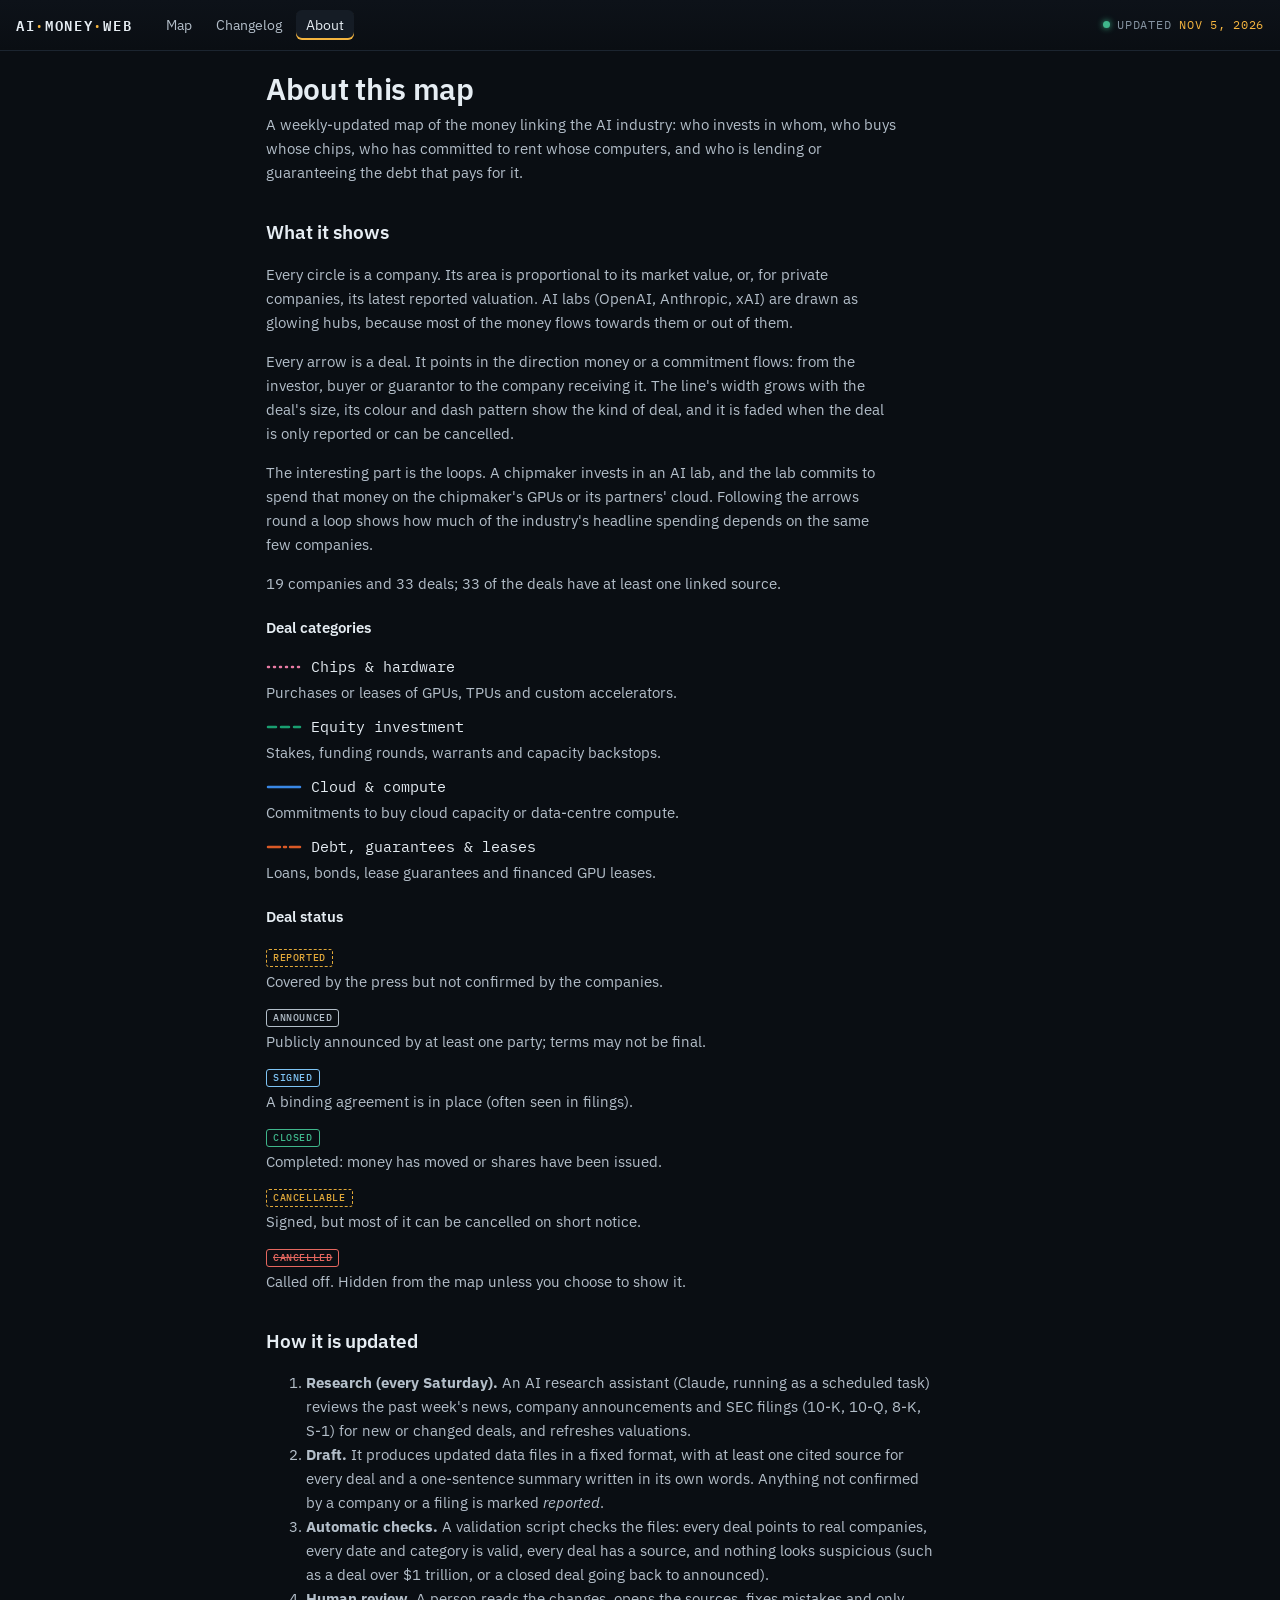
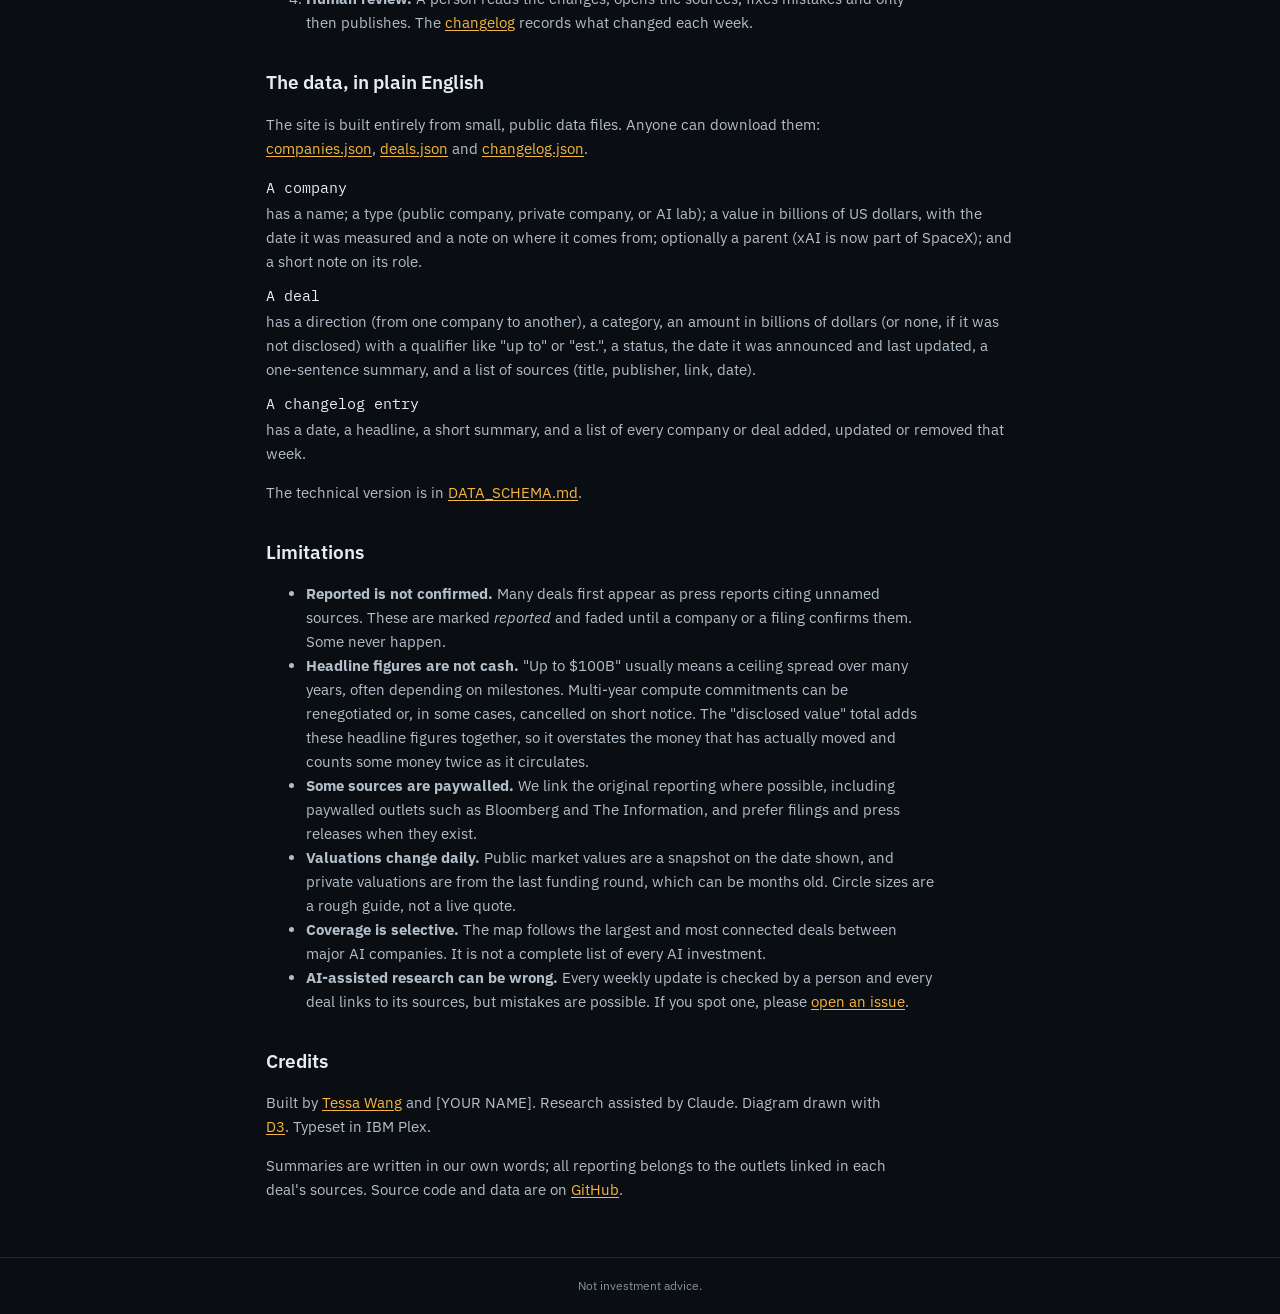
<file: about.html>
<!doctype html>
<html lang="en">
<head>
  <meta charset="utf-8">
  <meta name="viewport" content="width=device-width, initial-scale=1">
  <title>About · AI Money Web</title>
  <meta name="description" content="What the AI Money Web shows, how it is researched and reviewed every week, and what its limits are.">
  <meta name="theme-color" content="#0a0e13">
  <link rel="icon" href="data:image/svg+xml,%3Csvg xmlns='http://www.w3.org/2000/svg' viewBox='0 0 32 32'%3E%3Crect width='32' height='32' rx='6' fill='%230a0e13'/%3E%3Ccircle cx='10' cy='11' r='4' fill='none' stroke='%23f5b53f' stroke-width='2'/%3E%3Ccircle cx='22' cy='10' r='3' fill='none' stroke='%239d93ee' stroke-width='2'/%3E%3Ccircle cx='16' cy='23' r='5' fill='none' stroke='%233987e5' stroke-width='2'/%3E%3Cpath d='M13 13l3 5M19 12l-2 6M14 11h5' stroke='%238593a1' stroke-width='1.2'/%3E%3C/svg%3E">
  <link rel="preconnect" href="https://fonts.googleapis.com">
  <link rel="preconnect" href="https://fonts.gstatic.com" crossorigin>
  <link rel="stylesheet" href="https://fonts.googleapis.com/css2?family=IBM+Plex+Mono:wght@400;500;600&family=IBM+Plex+Sans:wght@400;600&display=swap">
  <link rel="stylesheet" href="assets/style.css">
  <script type="module" src="assets/js/about.js"></script>
</head>
<body>
  <a class="skip-link" href="#main">Skip to content</a>

  <header class="site-header">
    <a class="brand" href="./">AI<span>·</span>MONEY<span>·</span>WEB</a>
    <nav class="site-nav" aria-label="Main">
      <a href="./">Map</a>
      <a href="changelog.html">Changelog</a>
      <a href="about.html" aria-current="page">About</a>
    </nav>
    <p class="updated">Updated <time data-last-updated>…</time></p>
  </header>

  <main id="main" class="page-narrow prose">
    <h1>About this map</h1>
    <p class="dek">A weekly-updated map of the money linking the AI industry: who invests in whom, who buys whose chips, who has committed to rent whose computers, and who is lending or guaranteeing the debt that pays for it.</p>

    <h2 id="what">What it shows</h2>
    <p>Every circle is a company. Its area is proportional to its market value, or, for private companies, its latest reported valuation. AI labs (OpenAI, Anthropic, xAI) are drawn as glowing hubs, because most of the money flows towards them or out of them.</p>
    <p>Every arrow is a deal. It points in the direction money or a commitment flows: from the investor, buyer or guarantor to the company receiving it. The line's width grows with the deal's size, its colour and dash pattern show the kind of deal, and it is faded when the deal is only reported or can be cancelled.</p>
    <p>The interesting part is the loops. A chipmaker invests in an AI lab, and the lab commits to spend that money on the chipmaker's GPUs or its partners' cloud. Following the arrows round a loop shows how much of the industry's headline spending depends on the same few companies.</p>
    <p id="about-counts" class="muted"></p>

    <h3>Deal categories</h3>
    <dl id="about-categories"></dl>

    <h3>Deal status</h3>
    <dl id="about-statuses"></dl>

    <h2 id="process">How it is updated</h2>
    <ol>
      <li><strong>Research (every Saturday).</strong> An AI research assistant (Claude, running as a scheduled task) reviews the past week's news, company announcements and SEC filings (10-K, 10-Q, 8-K, S-1) for new or changed deals, and refreshes valuations.</li>
      <li><strong>Draft.</strong> It produces updated data files in a fixed format, with at least one cited source for every deal and a one-sentence summary written in its own words. Anything not confirmed by a company or a filing is marked <em>reported</em>.</li>
      <li><strong>Automatic checks.</strong> A validation script checks the files: every deal points to real companies, every date and category is valid, every deal has a source, and nothing looks suspicious (such as a deal over $1 trillion, or a closed deal going back to announced).</li>
      <li><strong>Human review.</strong> A person reads the changes, opens the sources, fixes mistakes and only then publishes. The <a href="changelog.html">changelog</a> records what changed each week.</li>
    </ol>

    <h2 id="data">The data, in plain English</h2>
    <p>The site is built entirely from small, public data files. Anyone can download them: <a href="data/companies.json">companies.json</a>, <a href="data/deals.json">deals.json</a> and <a href="data/changelog.json">changelog.json</a>.</p>
    <dl>
      <dt>A company</dt>
      <dd>has a name; a type (public company, private company, or AI lab); a value in billions of US dollars, with the date it was measured and a note on where it comes from; optionally a parent (xAI is now part of SpaceX); and a short note on its role.</dd>
      <dt>A deal</dt>
      <dd>has a direction (from one company to another), a category, an amount in billions of dollars (or none, if it was not disclosed) with a qualifier like "up to" or "est.", a status, the date it was announced and last updated, a one-sentence summary, and a list of sources (title, publisher, link, date).</dd>
      <dt>A changelog entry</dt>
      <dd>has a date, a headline, a short summary, and a list of every company or deal added, updated or removed that week.</dd>
    </dl>
    <p>The technical version is in <a href="https://github.com/tessa-wang/ai-debt/blob/main/docs/DATA_SCHEMA.md">DATA_SCHEMA.md</a>.</p>

    <h2 id="limitations">Limitations</h2>
    <ul>
      <li><strong>Reported is not confirmed.</strong> Many deals first appear as press reports citing unnamed sources. These are marked <em>reported</em> and faded until a company or a filing confirms them. Some never happen.</li>
      <li><strong>Headline figures are not cash.</strong> "Up to $100B" usually means a ceiling spread over many years, often depending on milestones. Multi-year compute commitments can be renegotiated or, in some cases, cancelled on short notice. The "disclosed value" total adds these headline figures together, so it overstates the money that has actually moved and counts some money twice as it circulates.</li>
      <li><strong>Some sources are paywalled.</strong> We link the original reporting where possible, including paywalled outlets such as Bloomberg and The Information, and prefer filings and press releases when they exist.</li>
      <li><strong>Valuations change daily.</strong> Public market values are a snapshot on the date shown, and private valuations are from the last funding round, which can be months old. Circle sizes are a rough guide, not a live quote.</li>
      <li><strong>Coverage is selective.</strong> The map follows the largest and most connected deals between major AI companies. It is not a complete list of every AI investment.</li>
      <li><strong>AI-assisted research can be wrong.</strong> Every weekly update is checked by a person and every deal links to its sources, but mistakes are possible. If you spot one, please <a href="https://github.com/tessa-wang/ai-debt/issues">open an issue</a>.</li>
    </ul>

    <h2 id="credits">Credits</h2>
    <p>Built by <a href="https://github.com/tessa-wang">Tessa Wang</a> and [YOUR NAME]. Research assisted by Claude. Diagram drawn with <a href="https://d3js.org/">D3</a>. Typeset in IBM Plex.</p>
    <p>Summaries are written in our own words; all reporting belongs to the outlets linked in each deal's sources. Source code and data are on <a href="https://github.com/tessa-wang/ai-debt">GitHub</a>.</p>
  </main>

  <footer class="site-footer">
    <p>Not investment advice.</p>
  </footer>
</body>
</html>
</file>
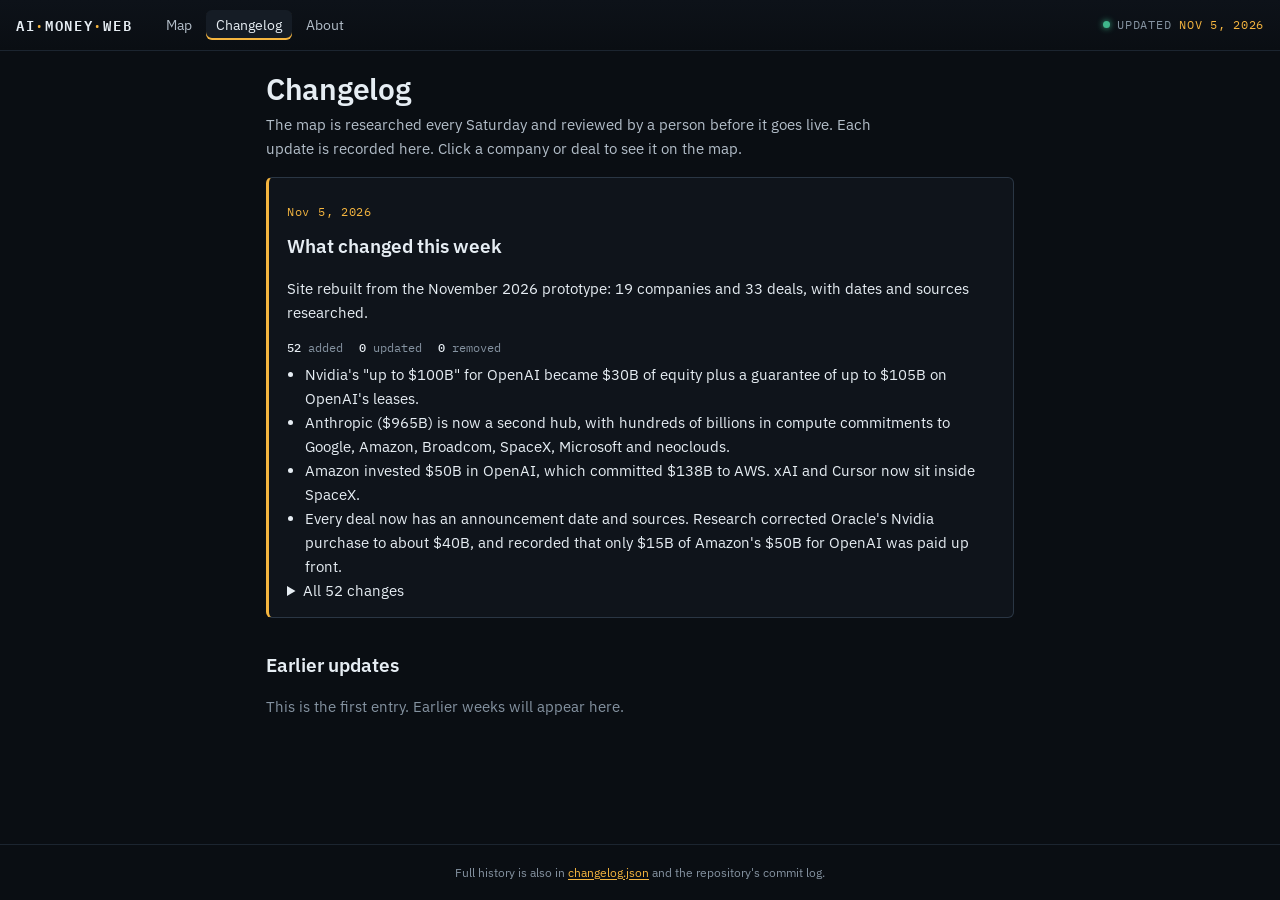
<file: changelog.html>
<!doctype html>
<html lang="en">
<head>
  <meta charset="utf-8">
  <meta name="viewport" content="width=device-width, initial-scale=1">
  <title>Changelog · AI Money Web</title>
  <meta name="description" content="Week-by-week changes to the AI Money Web: new deals, status changes and refreshed valuations.">
  <meta name="theme-color" content="#0a0e13">
  <link rel="icon" href="data:image/svg+xml,%3Csvg xmlns='http://www.w3.org/2000/svg' viewBox='0 0 32 32'%3E%3Crect width='32' height='32' rx='6' fill='%230a0e13'/%3E%3Ccircle cx='10' cy='11' r='4' fill='none' stroke='%23f5b53f' stroke-width='2'/%3E%3Ccircle cx='22' cy='10' r='3' fill='none' stroke='%239d93ee' stroke-width='2'/%3E%3Ccircle cx='16' cy='23' r='5' fill='none' stroke='%233987e5' stroke-width='2'/%3E%3Cpath d='M13 13l3 5M19 12l-2 6M14 11h5' stroke='%238593a1' stroke-width='1.2'/%3E%3C/svg%3E">
  <link rel="preconnect" href="https://fonts.googleapis.com">
  <link rel="preconnect" href="https://fonts.gstatic.com" crossorigin>
  <link rel="stylesheet" href="https://fonts.googleapis.com/css2?family=IBM+Plex+Mono:wght@400;500;600&family=IBM+Plex+Sans:wght@400;600&display=swap">
  <link rel="stylesheet" href="assets/style.css">
  <script type="module" src="assets/js/changelog.js"></script>
</head>
<body>
  <a class="skip-link" href="#main">Skip to content</a>

  <header class="site-header">
    <a class="brand" href="./">AI<span>·</span>MONEY<span>·</span>WEB</a>
    <nav class="site-nav" aria-label="Main">
      <a href="./">Map</a>
      <a href="changelog.html" aria-current="page">Changelog</a>
      <a href="about.html">About</a>
    </nav>
    <p class="updated">Updated <time data-last-updated>…</time></p>
  </header>

  <main id="main" class="page-narrow">
    <h1>Changelog</h1>
    <p class="dek">The map is researched every Saturday and reviewed by a person before it goes live. Each update is recorded here. Click a company or deal to see it on the map.</p>

    <section class="week-box" id="this-week" aria-label="Latest update"></section>

    <h2>Earlier updates</h2>
    <div id="entries"></div>
  </main>

  <footer class="site-footer">
    <p>Full history is also in <a href="data/changelog.json">changelog.json</a> and the repository's commit log.</p>
  </footer>
</body>
</html>
</file>
<file: assets/style.css>
/* AI Money Web: "dark finance terminal" theme.
   Colours are tokens; category colours were checked for colour-blind
   separation (see docs/DATA_SCHEMA.md#design-notes) and every category
   also has its own dash pattern. */

:root {
  color-scheme: dark;
  --bg: #0a0e13;
  --bg-2: #0f141b;
  --bg-3: #151c25;
  --line: #1c2530;
  --line-2: #2a3644;
  --text: #e6edf3;
  --text-2: #b3bec9;
  --muted: #8593a1;
  --accent: #f5b53f; /* terminal amber: brand, focus, numbers that matter */
  --lab: #9d93ee; /* AI-lab hubs */
  --node-fill: #121922;
  --node-stroke: #5d6c7c;

  --cat-chips: #e87ba4;
  --cat-investment: #199e70;
  --cat-cloud: #3987e5;
  --cat-financing: #d95926;

  --ok: #3fb68b;
  --warn: #e0a83a;
  --bad: #e5675f;

  --sans: "IBM Plex Sans", system-ui, -apple-system, "Segoe UI", Roboto, sans-serif;
  --mono: "IBM Plex Mono", ui-monospace, SFMono-Regular, Menlo, Consolas, monospace;
  --radius: 6px;
  --gutter: 16px;
}

*,
*::before,
*::after {
  box-sizing: border-box;
}

html {
  -webkit-text-size-adjust: 100%;
}

body {
  margin: 0;
  background: var(--bg);
  color: var(--text);
  font: 15px/1.6 var(--sans);
  min-height: 100vh;
  display: flex;
  flex-direction: column;
}

a {
  color: var(--accent);
  text-underline-offset: 2px;
}
a:hover {
  color: #ffd27a;
}

:focus-visible {
  outline: 2px solid var(--accent);
  outline-offset: 2px;
}

code {
  font-family: var(--mono);
  font-size: 0.9em;
  background: var(--bg-3);
  border: 1px solid var(--line);
  border-radius: 4px;
  padding: 0 4px;
}

.num {
  font-family: var(--mono);
  font-variant-numeric: tabular-nums;
}
.muted {
  color: var(--muted);
}
.small {
  font-size: 13px;
}
.right {
  text-align: right;
}
.nowrap {
  white-space: nowrap;
}
.sr-only {
  position: absolute;
  width: 1px;
  height: 1px;
  overflow: hidden;
  clip: rect(0 0 0 0);
  white-space: nowrap;
}

.skip-link {
  position: absolute;
  left: 8px;
  top: -40px;
  background: var(--accent);
  color: #111;
  padding: 6px 10px;
  border-radius: var(--radius);
  z-index: 100;
}
.skip-link:focus {
  top: 8px;
}

/* ---------------------------------------------------------------- header */

.site-header {
  display: flex;
  align-items: center;
  gap: 8px 24px;
  flex-wrap: wrap;
  padding: 10px var(--gutter);
  border-bottom: 1px solid var(--line);
  background: linear-gradient(180deg, #0d1219, var(--bg));
}
.brand {
  font: 600 14px/1 var(--mono);
  letter-spacing: 0.12em;
  color: var(--text);
  text-decoration: none;
}
.brand span {
  color: var(--accent);
}
.site-nav {
  display: flex;
  gap: 4px;
}
.site-nav a {
  color: var(--text-2);
  text-decoration: none;
  font-size: 14px;
  padding: 4px 10px;
  border-radius: var(--radius);
}
.site-nav a:hover {
  color: var(--text);
  background: var(--bg-3);
}
.site-nav a[aria-current="page"] {
  color: var(--text);
  background: var(--bg-3);
  box-shadow: inset 0 -2px 0 var(--accent);
}
.updated {
  margin: 0 0 0 auto;
  font: 12px/1 var(--mono);
  color: var(--muted);
  text-transform: uppercase;
  letter-spacing: 0.06em;
}
.updated time {
  color: var(--accent);
}
.updated::before {
  content: "";
  display: inline-block;
  width: 7px;
  height: 7px;
  border-radius: 50%;
  background: var(--ok);
  box-shadow: 0 0 6px var(--ok);
  margin-right: 7px;
  vertical-align: 1px;
}

/* ------------------------------------------------------------------ main */

main {
  width: 100%;
  max-width: 1440px;
  margin: 0 auto;
  padding: 20px var(--gutter) 40px;
  flex: 1;
}

.page-narrow {
  max-width: 780px;
}

h1 {
  font-size: clamp(22px, 3vw, 30px);
  line-height: 1.2;
  font-weight: 600;
  margin: 0 0 6px;
  letter-spacing: -0.01em;
}
h2 {
  font-size: 19px;
  font-weight: 600;
  margin: 32px 0 8px;
}
h3 {
  font-size: 15px;
  font-weight: 600;
  margin: 20px 0 6px;
}
.dek {
  color: var(--text-2);
  margin: 0 0 16px;
  max-width: 70ch;
}

/* Ticker-style stats strip */
.stats {
  display: flex;
  flex-wrap: wrap;
  gap: 0;
  margin: 0 0 16px;
  border: 1px solid var(--line);
  border-radius: var(--radius);
  background: var(--bg-2);
}
.stats > div {
  padding: 8px 16px;
  border-right: 1px solid var(--line);
  min-width: 120px;
}
.stats > div:last-child {
  border-right: 0;
}
.stats dt {
  font: 11px/1.3 var(--mono);
  color: var(--muted);
  text-transform: uppercase;
  letter-spacing: 0.08em;
}
.stats dd {
  margin: 2px 0 0;
  font: 500 20px/1.2 var(--mono);
  color: var(--text);
  font-variant-numeric: tabular-nums;
}
.stats .stat-total {
  color: var(--accent);
}

/* --------------------------------------------------------------- controls */

.controls {
  display: flex;
  flex-wrap: wrap;
  gap: 10px 24px;
  align-items: center;
  margin-bottom: 12px;
}
.filters {
  display: flex;
  flex-wrap: wrap;
  gap: 6px;
}
.chip {
  display: inline-flex;
  align-items: center;
  gap: 6px;
  font: 13px/1 var(--sans);
  color: var(--text);
  padding: 6px 10px;
  min-height: 32px;
  border: 1px solid var(--line-2);
  border-radius: 999px;
  background: var(--bg-2);
  cursor: pointer;
}
.chip:hover {
  border-color: var(--muted);
}
.chip[aria-pressed="false"] {
  opacity: 0.45;
  text-decoration: line-through;
  text-decoration-color: var(--muted);
}
.check {
  display: inline-flex;
  align-items: center;
  gap: 6px;
  font-size: 13px;
  color: var(--text-2);
  cursor: pointer;
}
.check input {
  accent-color: var(--accent);
  width: 16px;
  height: 16px;
}

.timeline {
  display: grid;
  grid-template-columns: auto auto minmax(140px, 1fr) auto;
  align-items: center;
  gap: 4px 10px;
  flex: 1 1 420px;
  padding: 6px 12px;
  border: 1px solid var(--line);
  border-radius: var(--radius);
  background: var(--bg-2);
}
.timeline label {
  font: 11px/1.2 var(--mono);
  text-transform: uppercase;
  letter-spacing: 0.08em;
  color: var(--muted);
}
.timeline output {
  font: 500 14px/1 var(--mono);
  color: var(--accent);
  min-width: 8ch;
  text-align: right;
}
.timeline input[type="range"] {
  width: 100%;
  accent-color: var(--accent);
}
.timeline .tl-note {
  grid-column: 1 / -1;
  margin: 0;
  font-size: 12px;
  color: var(--muted);
}
.timeline.is-disabled input,
.timeline.is-disabled button {
  opacity: 0.4;
}
.play-btn {
  width: 32px;
  height: 32px;
  border-radius: 50%;
  border: 1px solid var(--line-2);
  background: var(--bg-3);
  color: var(--accent);
  font-size: 11px;
  cursor: pointer;
}
.play-btn:hover:not(:disabled) {
  border-color: var(--accent);
}

/* ------------------------------------------------------------- map + panel */

.map-wrap {
  display: grid;
  grid-template-columns: minmax(0, 1fr) 360px;
  gap: 16px;
  align-items: start;
}
@media (max-width: 960px) {
  .map-wrap {
    grid-template-columns: minmax(0, 1fr);
  }
}

.map-stage {
  position: relative;
  border: 1px solid var(--line);
  border-radius: var(--radius);
  background: radial-gradient(ellipse at 50% 40%, #0f1620 0%, var(--bg) 75%);
  overflow: hidden;
  touch-action: pan-y;
}
#map {
  display: block;
  width: 100%;
  height: auto;
  user-select: none;
  -webkit-user-select: none;
}
.grid-line {
  fill: none;
  stroke: #ffffff;
  stroke-opacity: 0.03;
  stroke-width: 1;
}

.zoom-controls {
  position: absolute;
  right: 8px;
  bottom: 8px;
  display: flex;
  flex-direction: column;
  gap: 4px;
}
.zoom-controls button {
  width: 32px;
  height: 32px;
  border: 1px solid var(--line-2);
  border-radius: var(--radius);
  background: rgba(15, 20, 27, 0.9);
  color: var(--text-2);
  font: 16px/1 var(--mono);
  cursor: pointer;
}
.zoom-controls button:hover {
  color: var(--text);
  border-color: var(--muted);
}
.map-hint {
  position: absolute;
  left: 10px;
  bottom: 8px;
  margin: 0;
  font: 11px/1.3 var(--mono);
  color: var(--muted);
  pointer-events: none;
}

/* Category colours used by lines, arrowheads and swatches */
.cat-chips { --c: var(--cat-chips); }
.cat-investment { --c: var(--cat-investment); }
.cat-cloud { --c: var(--cat-cloud); }
.cat-financing { --c: var(--cat-financing); }
.swatch line,
.edge-line {
  stroke: var(--c);
}
.swatch {
  flex: none;
}
.arrowhead {
  fill: none;
  stroke: var(--c);
  stroke-width: 1.6;
  stroke-linecap: round;
  stroke-linejoin: round;
}

/* Edges */
.edge {
  opacity: 0.82;
  transition: opacity 0.3s ease;
}
.edge-line {
  fill: none;
  stroke-linecap: round;
}
.edge.is-weak {
  opacity: 0.38;
}
.edge.status-cancelled .edge-line {
  stroke: var(--muted);
}
.edge.is-dim {
  opacity: 0.06;
}
.edge.is-hl {
  opacity: 1;
}
.edge.is-hl.is-weak {
  opacity: 0.7;
}
.edge.is-hidden {
  opacity: 0;
}
.edge-hit {
  fill: none;
  stroke: transparent;
  stroke-width: 14;
  cursor: pointer;
  pointer-events: stroke;
}
.edge-hit.is-hidden {
  pointer-events: none;
}

/* Nodes */
.node {
  cursor: pointer;
  transition: opacity 0.3s ease;
  outline: none;
}
.node .body {
  fill: var(--node-fill);
  stroke: var(--node-stroke);
  stroke-width: 1.2;
}
.node:hover .body {
  stroke: var(--text);
}
.node.kind-ai_lab .body {
  fill: #1d1a3d;
  stroke: var(--lab);
  stroke-width: 2;
  filter: drop-shadow(0 0 6px rgba(157, 147, 238, 0.55));
}
.node .hub-ring {
  fill: none;
  stroke: var(--lab);
  stroke-opacity: 0.45;
  stroke-width: 1;
  stroke-dasharray: 2 3;
}
.node.is-unvalued .body {
  stroke-dasharray: 3 3;
  fill: transparent;
}
.node.is-child .body {
  fill: var(--bg-3);
}
.node .focus-ring {
  fill: none;
  stroke: var(--accent);
  stroke-width: 2;
  opacity: 0;
}
.node:focus-visible .focus-ring,
.node.is-selected .focus-ring {
  opacity: 1;
}
.node.is-selected .focus-ring {
  filter: drop-shadow(0 0 4px var(--accent));
}
.node.is-inactive {
  opacity: 0.18;
}
.node.is-dim {
  opacity: 0.2;
}

/* Labels: text with a dark halo so they stay legible over lines */
.label {
  paint-order: stroke;
  stroke: var(--bg);
  stroke-width: 4px;
  stroke-linejoin: round;
  pointer-events: none;
  transition: opacity 0.3s ease;
}
.label-name {
  font: 600 13px var(--sans);
  fill: var(--text);
}
.label-value {
  font: 11px var(--mono);
  fill: var(--accent);
}
.label.is-inside {
  stroke: none;
}
.label.is-inactive,
.label.is-dim {
  opacity: 0.2;
}

/* Tooltip */
.tooltip {
  position: absolute;
  z-index: 10;
  width: min(340px, calc(100% - 16px));
  padding: 10px 12px;
  background: rgba(13, 18, 25, 0.97);
  border: 1px solid var(--line-2);
  border-radius: var(--radius);
  box-shadow: 0 8px 30px rgba(0, 0, 0, 0.5);
  font-size: 13px;
  pointer-events: none;
}
.tooltip.is-pinned {
  pointer-events: auto;
  border-color: var(--muted);
}
.tt-head {
  display: flex;
  align-items: center;
  gap: 8px;
  font-weight: 600;
}
.tt-route {
  flex: 1;
}
.tt-amt {
  font-size: 18px;
  color: var(--accent);
  margin: 4px 0;
}
.tt-summary {
  margin: 6px 0;
  color: var(--text-2);
}
.tt-hint {
  margin: 6px 0 0;
  font: 11px var(--mono);
  color: var(--muted);
}

/* Panel */
.panel {
  border: 1px solid var(--line);
  border-radius: var(--radius);
  background: var(--bg-2);
  padding: 14px 16px;
  font-size: 14px;
  max-height: calc(100vh - 32px);
  overflow-y: auto;
  position: sticky;
  top: 16px;
}
@media (max-width: 960px) {
  .panel {
    position: static;
    max-height: none;
  }
}
.panel p {
  margin: 0 0 10px;
}
.panel-head {
  display: flex;
  justify-content: space-between;
  align-items: start;
  gap: 8px;
}
.panel-title {
  font-size: 20px;
  margin: 0 0 8px;
}
.panel-title:focus {
  outline: none;
}
.panel-h3 {
  font: 600 11px/1.4 var(--mono);
  text-transform: uppercase;
  letter-spacing: 0.08em;
  color: var(--text-2);
  margin: 18px 0 8px;
  padding-bottom: 4px;
  border-bottom: 1px solid var(--line);
  display: flex;
  justify-content: space-between;
  gap: 8px;
}
.eyebrow {
  font: 11px/1.3 var(--mono);
  text-transform: uppercase;
  letter-spacing: 0.1em;
  color: var(--lab);
  margin: 0 0 2px !important;
}
.kv {
  display: flex;
  gap: 24px;
  margin: 0 0 8px;
}
.kv dt {
  font: 11px var(--mono);
  color: var(--muted);
  text-transform: uppercase;
  letter-spacing: 0.08em;
}
.kv dd {
  margin: 0;
  font-size: 18px;
  color: var(--accent);
}
.kv div:nth-child(2) dd {
  font-size: 14px;
  color: var(--text);
  line-height: 1.9;
}
.icon-btn {
  flex: none;
  width: 30px;
  height: 30px;
  border: 1px solid var(--line-2);
  border-radius: var(--radius);
  background: transparent;
  color: var(--text-2);
  font-size: 18px;
  line-height: 1;
  cursor: pointer;
}
.icon-btn:hover {
  color: var(--text);
  border-color: var(--muted);
}
.link-btn {
  font: inherit;
  color: var(--text);
  background: none;
  border: 0;
  padding: 0;
  cursor: pointer;
  text-decoration: underline;
  text-decoration-color: var(--line-2);
  text-underline-offset: 3px;
}
.link-btn:hover {
  text-decoration-color: var(--accent);
}

.hub-list,
.deal-list,
.sources {
  list-style: none;
  margin: 0;
  padding: 0;
}
.hub-list li {
  display: flex;
  justify-content: space-between;
  padding: 3px 0;
  border-bottom: 1px dashed var(--line);
}
.deal {
  padding: 10px 8px;
  margin: 0 -8px;
  border-radius: var(--radius);
  border-bottom: 1px solid var(--line);
}
.deal:hover,
.deal:focus-within,
.deal.is-focused {
  background: var(--bg-3);
}
.deal-top {
  display: flex;
  align-items: center;
  gap: 6px;
}
.deal-dir {
  font: 11px var(--mono);
  color: var(--muted);
  text-transform: uppercase;
}
.deal-amt {
  margin-left: auto;
  color: var(--accent);
  white-space: nowrap;
}
.deal-meta {
  display: flex;
  flex-wrap: wrap;
  align-items: center;
  gap: 4px 10px;
  margin: 4px 0;
  font: 11px var(--mono);
  color: var(--muted);
}
.deal-summary {
  margin: 4px 0 !important;
  color: var(--text-2);
  font-size: 13px;
}
.sources {
  font-size: 12px;
}
.sources li {
  padding: 1px 0;
}
.sources li::before {
  content: "↗ ";
  color: var(--muted);
}
.src-pub,
.src-date {
  color: var(--muted);
  margin-left: 6px;
}
.src-missing {
  color: var(--muted);
  font-style: italic;
}

.badge {
  display: inline-block;
  font: 500 10px/1 var(--mono);
  text-transform: uppercase;
  letter-spacing: 0.06em;
  padding: 3px 6px;
  border-radius: 3px;
  border: 1px solid currentColor;
  color: var(--text-2);
}
.status-closed { color: var(--ok); }
.status-signed { color: #7fc4f5; }
.status-announced { color: var(--text-2); }
.status-reported { color: var(--warn); border-style: dashed; }
.status-cancellable { color: var(--warn); border-style: dashed; }
.status-cancelled { color: var(--bad); text-decoration: line-through; }

/* ----------------------------------------------------------------- legend */

.legend {
  display: grid;
  grid-template-columns: repeat(auto-fit, minmax(220px, 1fr));
  gap: 12px 24px;
  margin: 16px 0;
  padding: 12px 16px;
  border: 1px solid var(--line);
  border-radius: var(--radius);
  background: var(--bg-2);
  font-size: 13px;
  color: var(--text-2);
}
.legend h2 {
  grid-column: 1 / -1;
  margin: 0;
  font: 600 11px var(--mono);
  text-transform: uppercase;
  letter-spacing: 0.08em;
  color: var(--muted);
}
.legend ul {
  list-style: none;
  margin: 0;
  padding: 0;
}
.legend li {
  display: flex;
  align-items: center;
  gap: 8px;
  padding: 2px 0;
}
.legend svg {
  flex: none;
}

/* ------------------------------------------------------------------ table */

.table-wrap {
  margin-top: 16px;
  border: 1px solid var(--line);
  border-radius: var(--radius);
  background: var(--bg-2);
}
.table-wrap summary {
  padding: 10px 16px;
  cursor: pointer;
  font-weight: 600;
}
.table-scroll {
  overflow-x: auto;
}
table {
  width: 100%;
  border-collapse: collapse;
  font-size: 13px;
}
th,
td {
  text-align: left;
  vertical-align: top;
  padding: 7px 10px;
  border-top: 1px solid var(--line);
}
th {
  font: 600 11px var(--mono);
  text-transform: uppercase;
  letter-spacing: 0.06em;
  color: var(--muted);
  background: var(--bg-3);
  white-space: nowrap;
}
td.num {
  color: var(--accent);
  white-space: nowrap;
}

/* ------------------------------------------------------- changelog & about */

.week-box {
  border: 1px solid var(--line-2);
  border-left: 3px solid var(--accent);
  border-radius: var(--radius);
  background: var(--bg-2);
  padding: 14px 18px;
  margin: 16px 0 28px;
}
.week-box h2 {
  margin: 0 0 4px;
}
.week-box ul {
  margin: 8px 0 0;
  padding-left: 18px;
}
.counts {
  display: flex;
  gap: 16px;
  flex-wrap: wrap;
  font: 12px var(--mono);
  color: var(--muted);
  margin: 6px 0 0;
}
.counts b {
  color: var(--text);
  font-weight: 500;
}
.entry {
  border-top: 1px solid var(--line);
  padding: 16px 0;
}
.entry-date {
  font: 12px var(--mono);
  color: var(--accent);
  letter-spacing: 0.06em;
}
.entry h3 {
  margin: 2px 0 6px;
  font-size: 16px;
}
.entry details summary {
  cursor: pointer;
  color: var(--text-2);
  font-size: 13px;
}
.change-list {
  list-style: none;
  margin: 8px 0 0;
  padding: 0;
  font-size: 13px;
}
.change-list li {
  display: grid;
  grid-template-columns: 72px 1fr;
  gap: 8px;
  padding: 4px 0;
  border-bottom: 1px dashed var(--line);
}
.change-tag {
  font: 500 10px/1.8 var(--mono);
  text-transform: uppercase;
  letter-spacing: 0.06em;
}
.change-added { color: var(--ok); }
.change-updated { color: #7fc4f5; }
.change-removed { color: var(--bad); }

.prose p,
.prose li {
  color: var(--text-2);
  max-width: 70ch;
}
.prose dl dt {
  font-family: var(--mono);
  color: var(--text);
  margin-top: 10px;
}
.prose dl dd {
  margin: 2px 0 0 0;
  color: var(--text-2);
}

.load-error {
  border: 1px solid var(--bad);
  background: rgba(229, 103, 95, 0.08);
  border-radius: var(--radius);
  padding: 12px 16px;
  margin: 12px;
}

/* ----------------------------------------------------------------- footer */

.site-footer {
  border-top: 1px solid var(--line);
  padding: 16px var(--gutter);
  font-size: 12px;
  color: var(--muted);
  text-align: center;
}
.site-footer p {
  margin: 2px 0;
}

/* -------------------------------------------------------- small screens */

@media (max-width: 640px) {
  body {
    font-size: 14px;
  }
  .updated {
    margin-left: 0;
    width: 100%;
  }
  .stats > div {
    flex: 1 1 45%;
    min-width: 0;
    border-right: 0;
    border-bottom: 1px solid var(--line);
  }
  .timeline {
    grid-template-columns: auto minmax(0, 1fr) auto;
  }
  .timeline label {
    grid-column: 1 / -1;
  }
  .map-hint {
    display: none;
  }
  .zoom-controls {
    position: static;
    flex-direction: row;
    justify-content: flex-end;
    padding: 0 8px 8px;
  }
  .change-list li {
    grid-template-columns: 1fr;
    gap: 0;
  }
}

/* ------------------------------------------------- reduced motion */

@media (prefers-reduced-motion: reduce) {
  *,
  *::before,
  *::after {
    transition: none !important;
    animation: none !important;
    scroll-behavior: auto !important;
  }
}

/* Windows high contrast: keep lines visible, rely on dash patterns */
@media (forced-colors: active) {
  .edge-line,
  .arrowhead,
  .swatch line {
    stroke: CanvasText;
  }
  .node .body {
    stroke: CanvasText;
  }
}
</file>
